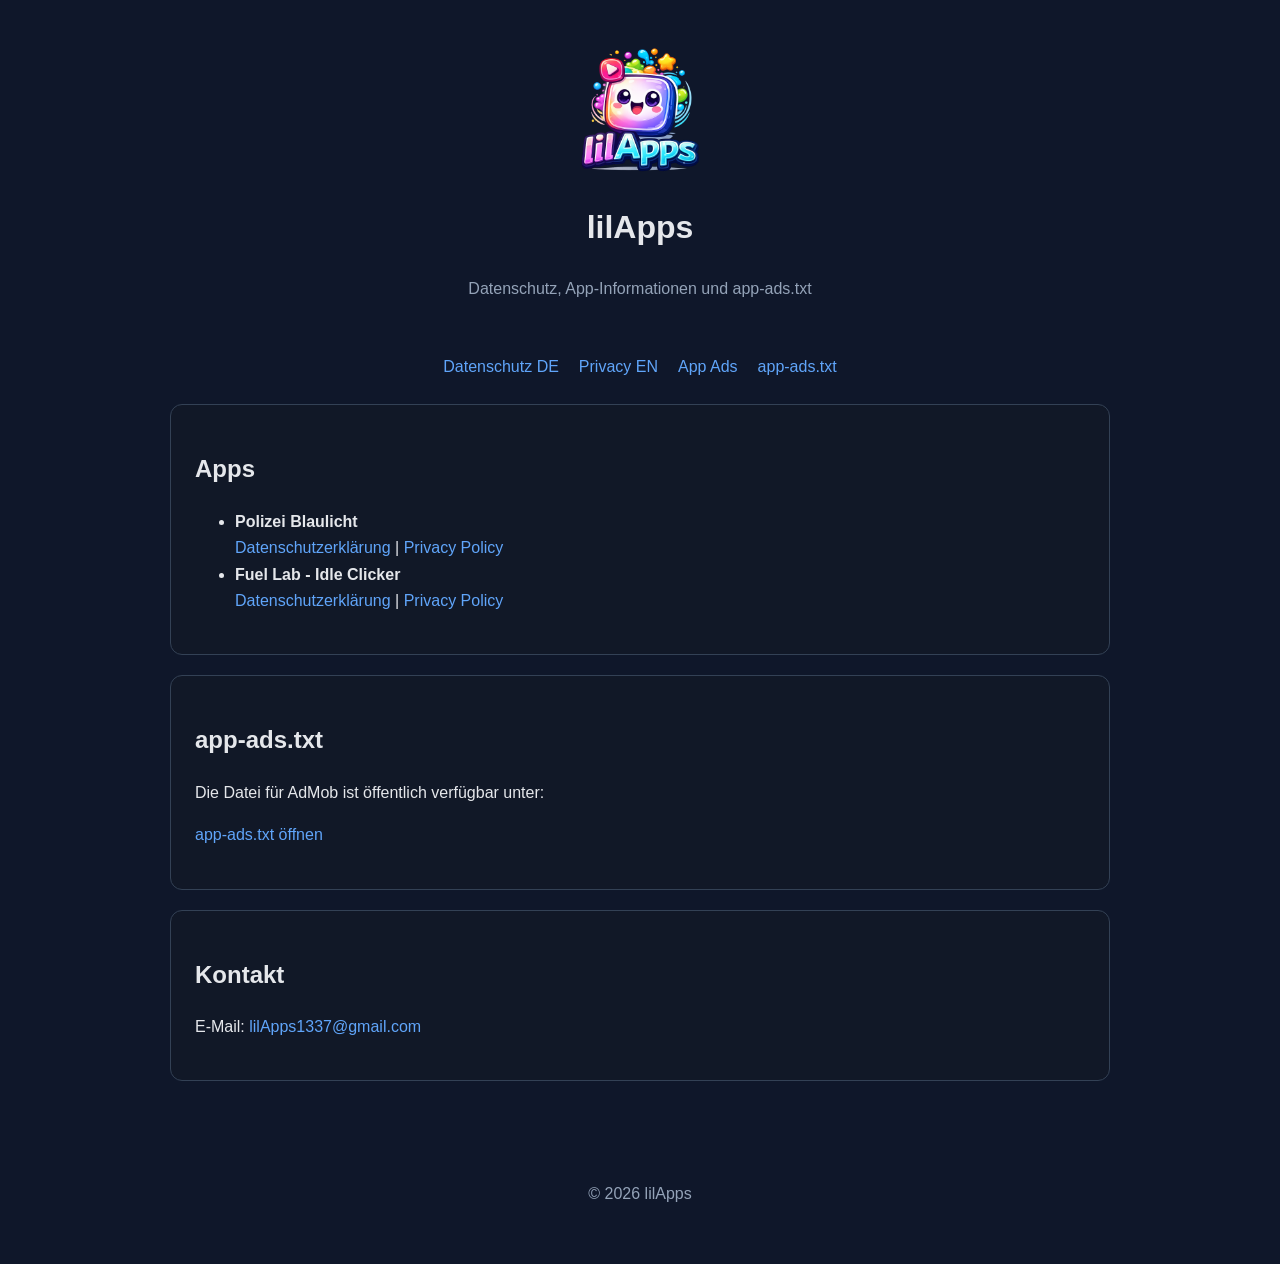
<file: index.html>
<!doctype html>
<html lang="de">
<head>
    <meta charset="utf-8">
    <meta name="viewport" content="width=device-width, initial-scale=1">
    <title>lilApps</title>
    <meta name="description" content="Offizielle lilApps-Seite mit Datenschutzinformationen und app-ads.txt für veröffentlichte Apps.">
    <link rel="stylesheet" href="./styles.css">
</head>
<body>
    <header class="site-header">
        <img src="./assets/logo.png" alt="lilApps Logo" class="logo">
        <h1>lilApps</h1>
        <p class="subtitle">Datenschutz, App-Informationen und app-ads.txt</p>
    </header>

    <nav class="main-nav">
        <a href="./privacy/de.html">Datenschutz DE</a>
        <a href="./privacy/en.html">Privacy EN</a>
        <a href="./app-ads.html">App Ads</a>
        <a href="./app-ads.txt">app-ads.txt</a>
    </nav>

    <main class="container">
        <section class="card">
            <h2>Apps</h2>
            <ul>
                <li>
                    <strong>Polizei Blaulicht</strong><br>
                    <a href="./privacy/de.html#polizei-blaulicht">Datenschutzerklärung</a> |
                    <a href="./privacy/en.html#police-strobelight">Privacy Policy</a>
                </li>
                <li>
                    <strong>Fuel Lab - Idle Clicker</strong><br>
                    <a href="./privacy/de.html#fuel-lab-idle-clicker">Datenschutzerklärung</a> |
                    <a href="./privacy/en.html#fuel-lab-idle-clicker">Privacy Policy</a>
                </li>
            </ul>
        </section>

        <section class="card">
            <h2>app-ads.txt</h2>
            <p>Die Datei für AdMob ist öffentlich verfügbar unter:</p>
            <p><a href="./app-ads.txt">app-ads.txt öffnen</a></p>
        </section>

        <section class="card">
            <h2>Kontakt</h2>
            <p>E-Mail: <a href="mailto:lilApps1337@gmail.com">lilApps1337@gmail.com</a></p>
        </section>
    </main>

    <footer class="site-footer">
        <p>&copy; 2026 lilApps</p>
    </footer>
</body>
</html>
</file>
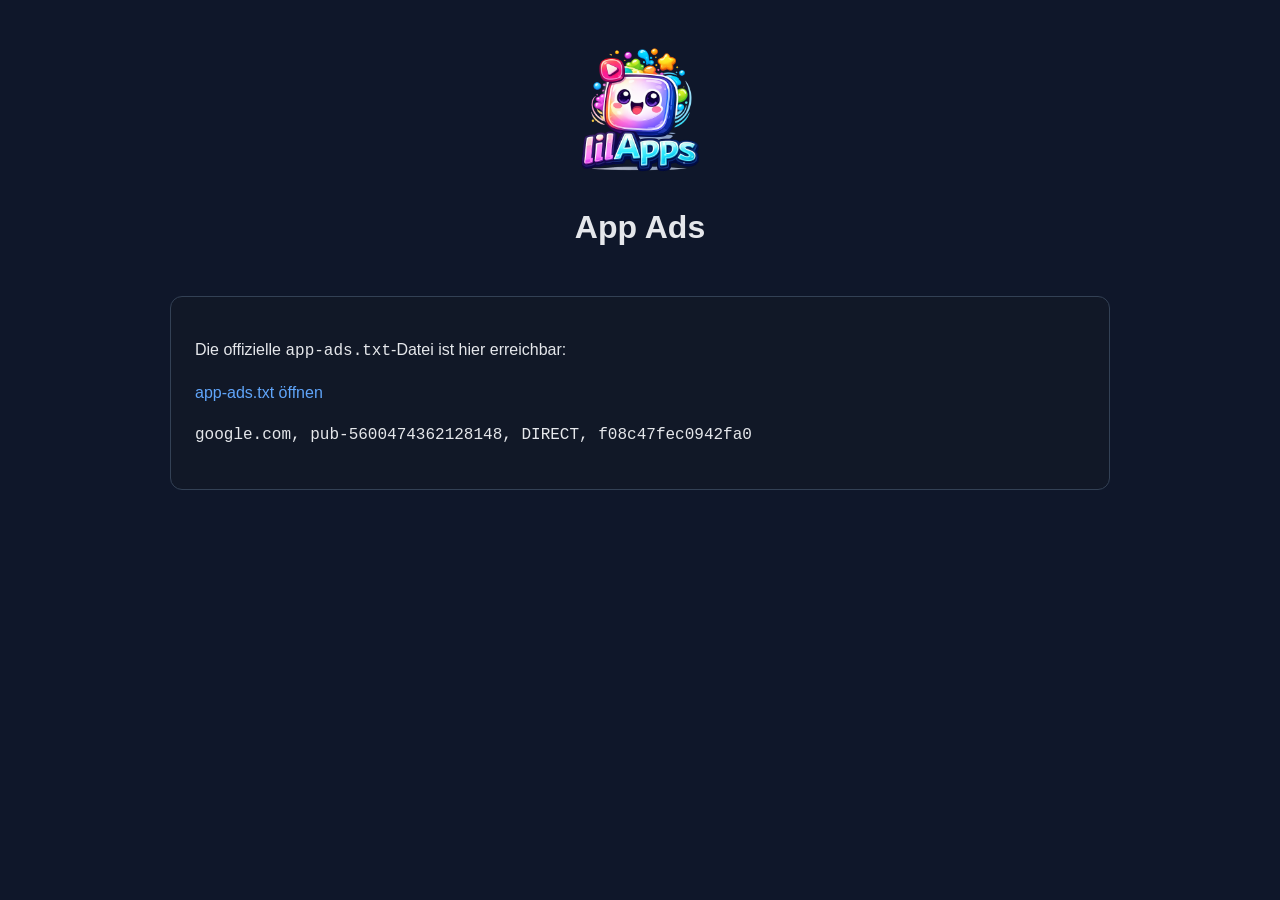
<file: app-ads.html>
<!doctype html>
<html lang="de">
<head>
    <meta charset="utf-8">
    <meta name="viewport" content="width=device-width, initial-scale=1">
    <title>App Ads | lilApps</title>
    <link rel="stylesheet" href="./styles.css">
</head>
<body>
    <header class="site-header">
        <img src="./assets/logo.png" alt="lilApps Logo" class="logo">
        <h1>App Ads</h1>
    </header>

    <main class="container">
        <section class="card">
            <p>Die offizielle <code>app-ads.txt</code>-Datei ist hier erreichbar:</p>
            <p><a href="./app-ads.txt">app-ads.txt öffnen</a></p>
            <pre>google.com, pub-5600474362128148, DIRECT, f08c47fec0942fa0</pre>
        </section>
    </main>
</body>
</html>
</file>
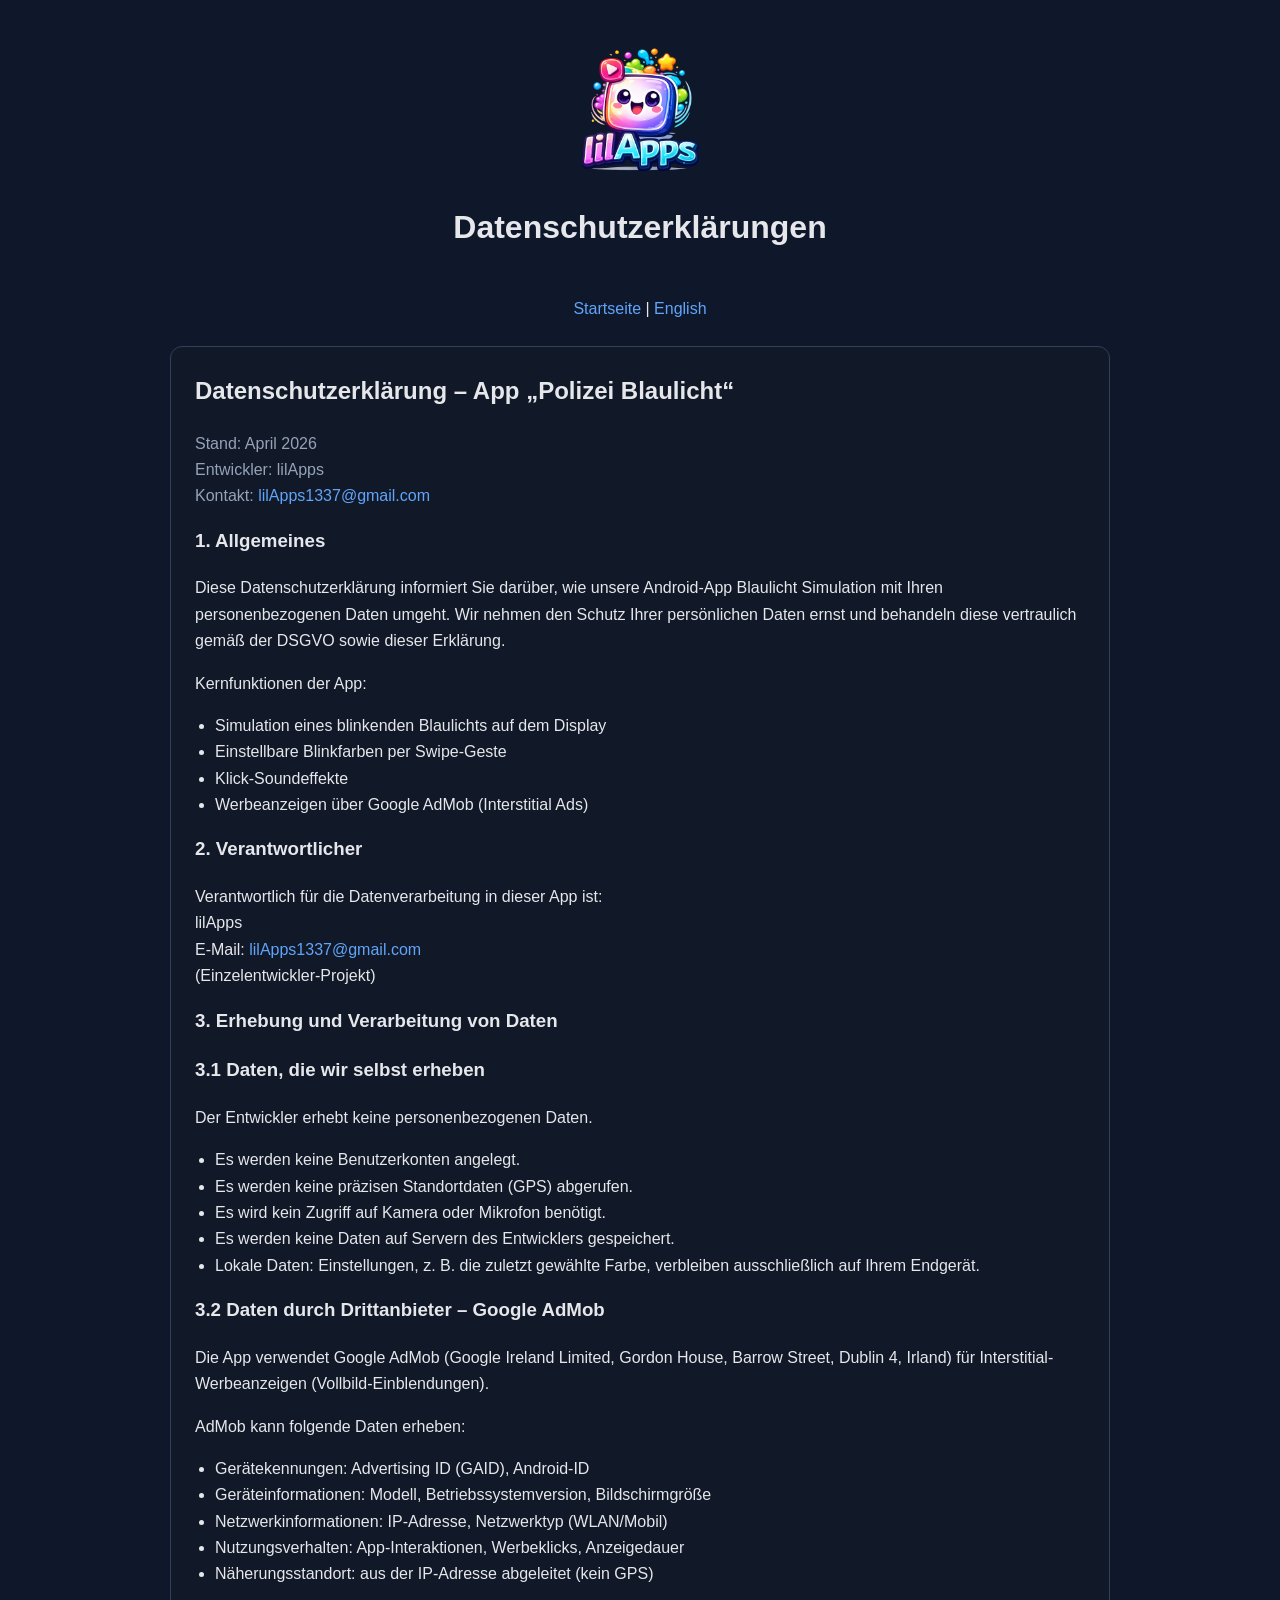
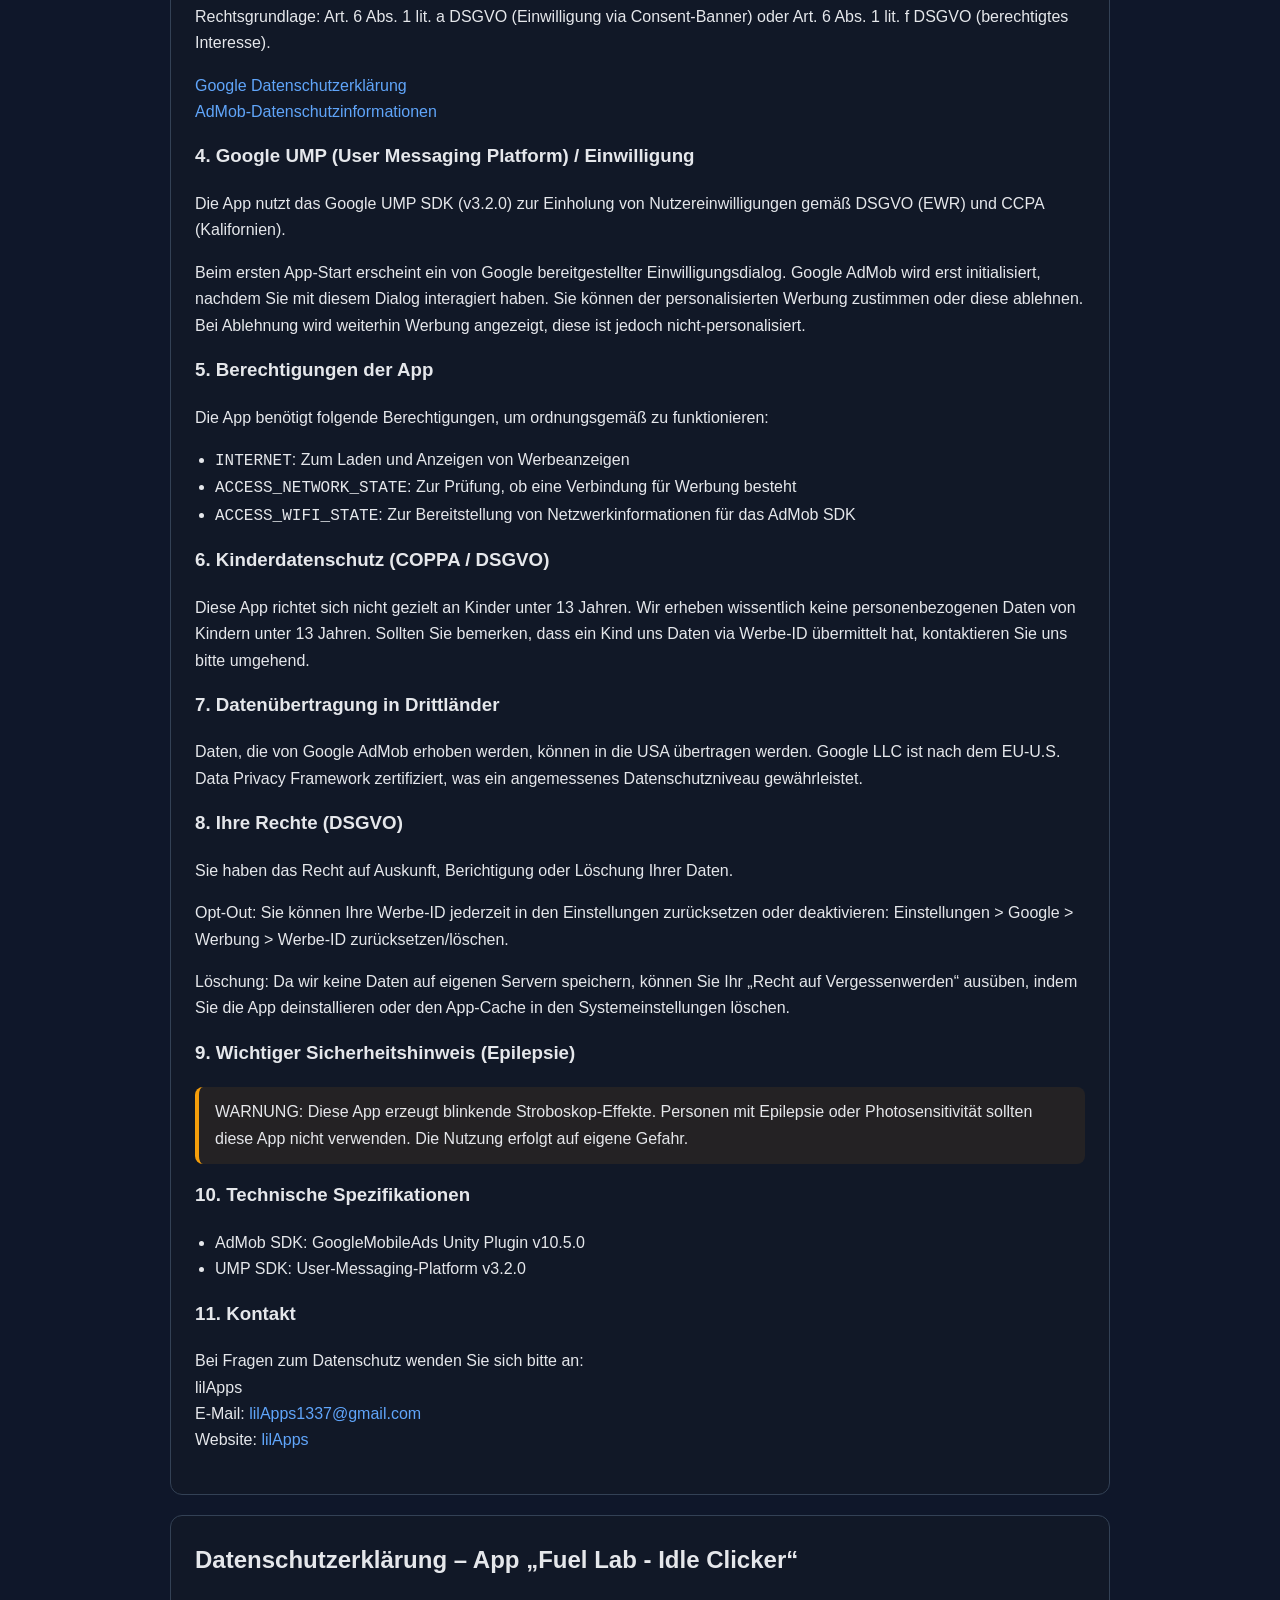
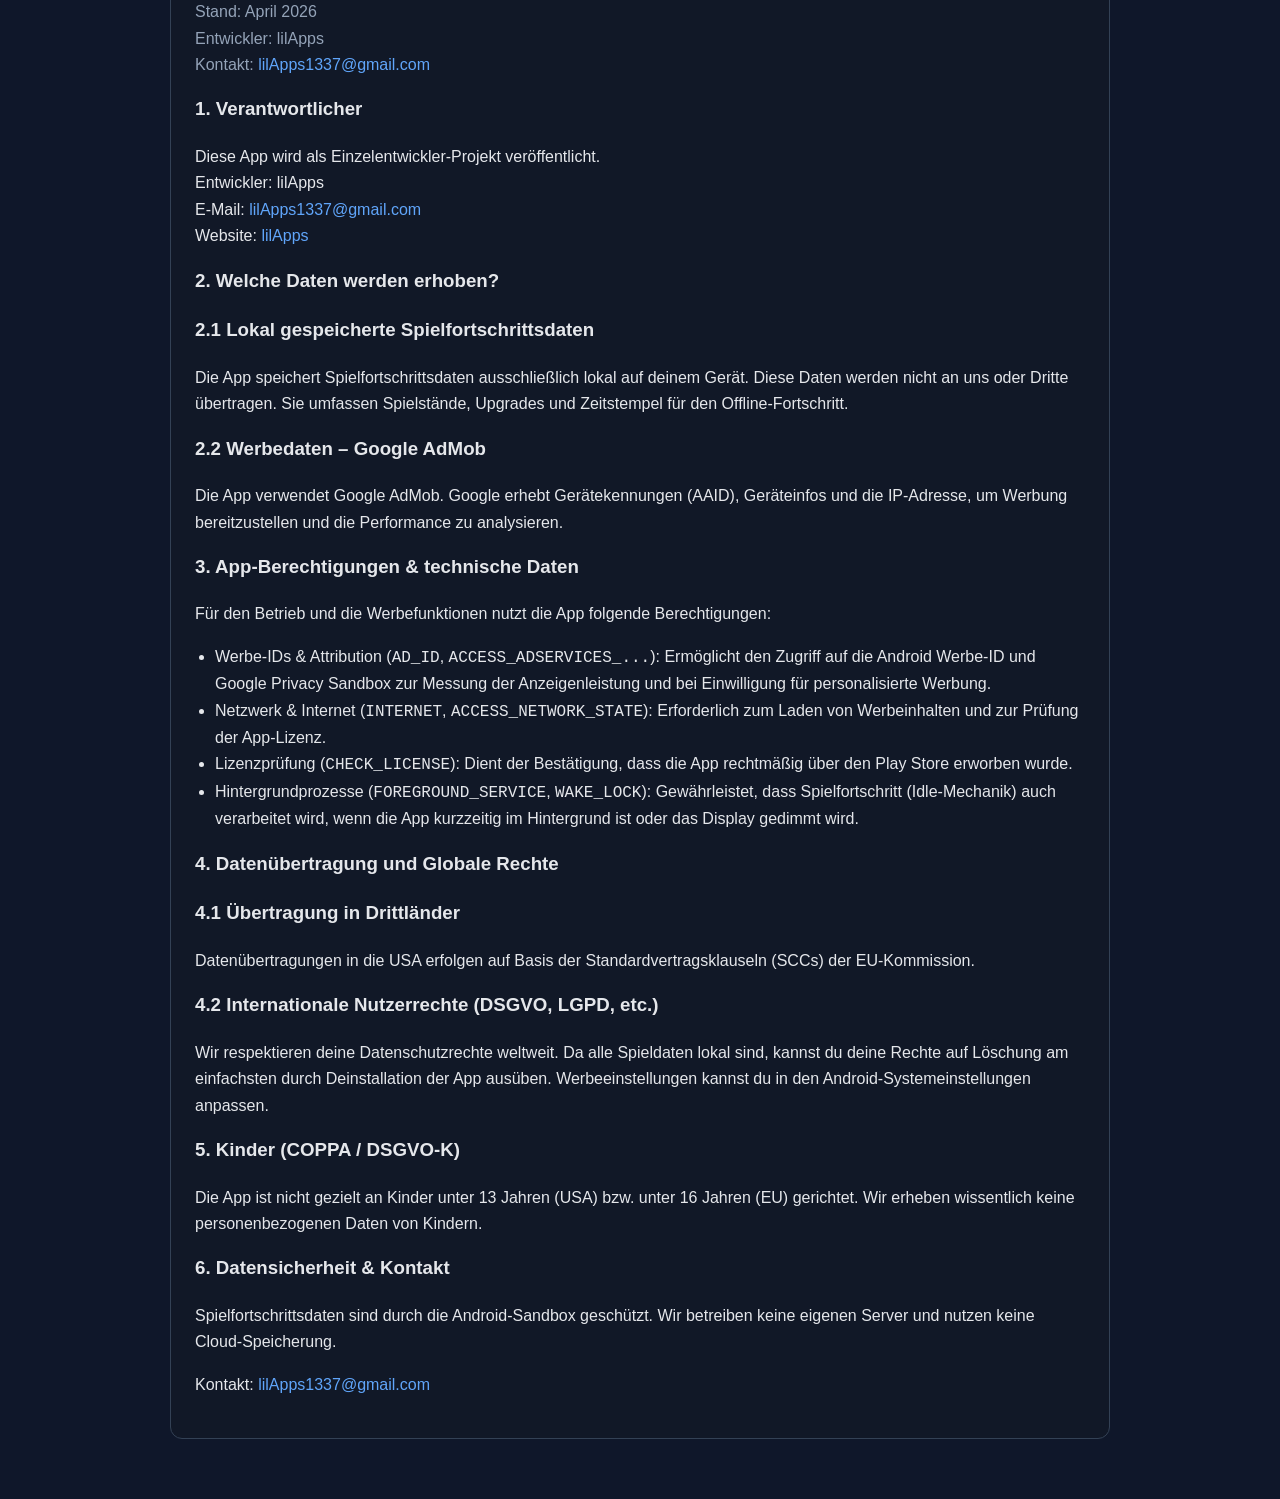
<file: privacy/de.html>
<!doctype html>
<html lang="de">
<head>
    <meta charset="utf-8">
    <meta name="viewport" content="width=device-width, initial-scale=1">
    <title>Datenschutzerklärungen | lilApps</title>
    <link rel="stylesheet" href="../styles.css">
</head>
<body>
    <header class="site-header">
        <img src="../assets/logo.png" alt="lilApps Logo" class="logo">
        <h1>Datenschutzerklärungen</h1>
    </header>

    <div class="lang-switch">
        <a href="../index.html">Startseite</a> |
        <a href="./en.html">English</a>
    </div>

    <main class="container">
        <section class="policy" id="polizei-blaulicht">
            <h2>Datenschutzerklärung – App „Polizei Blaulicht“</h2>
            <p class="meta">Stand: April 2026<br>Entwickler: lilApps<br>Kontakt: <a href="mailto:lilApps1337@gmail.com">lilApps1337@gmail.com</a></p>

            <h3>1. Allgemeines</h3>
            <p>Diese Datenschutzerklärung informiert Sie darüber, wie unsere Android-App Blaulicht Simulation mit Ihren personenbezogenen Daten umgeht. Wir nehmen den Schutz Ihrer persönlichen Daten ernst und behandeln diese vertraulich gemäß der DSGVO sowie dieser Erklärung.</p>
            <p>Kernfunktionen der App:</p>
            <ul>
                <li>Simulation eines blinkenden Blaulichts auf dem Display</li>
                <li>Einstellbare Blinkfarben per Swipe-Geste</li>
                <li>Klick-Soundeffekte</li>
                <li>Werbeanzeigen über Google AdMob (Interstitial Ads)</li>
            </ul>

            <h3>2. Verantwortlicher</h3>
            <p>Verantwortlich für die Datenverarbeitung in dieser App ist:<br>lilApps<br>E-Mail: <a href="mailto:lilApps1337@gmail.com">lilApps1337@gmail.com</a><br>(Einzelentwickler-Projekt)</p>

            <h3>3. Erhebung und Verarbeitung von Daten</h3>
            <h3>3.1 Daten, die wir selbst erheben</h3>
            <p>Der Entwickler erhebt keine personenbezogenen Daten.</p>
            <ul>
                <li>Es werden keine Benutzerkonten angelegt.</li>
                <li>Es werden keine präzisen Standortdaten (GPS) abgerufen.</li>
                <li>Es wird kein Zugriff auf Kamera oder Mikrofon benötigt.</li>
                <li>Es werden keine Daten auf Servern des Entwicklers gespeichert.</li>
                <li>Lokale Daten: Einstellungen, z. B. die zuletzt gewählte Farbe, verbleiben ausschließlich auf Ihrem Endgerät.</li>
            </ul>

            <h3>3.2 Daten durch Drittanbieter – Google AdMob</h3>
            <p>Die App verwendet Google AdMob (Google Ireland Limited, Gordon House, Barrow Street, Dublin 4, Irland) für Interstitial-Werbeanzeigen (Vollbild-Einblendungen).</p>
            <p>AdMob kann folgende Daten erheben:</p>
            <ul>
                <li>Gerätekennungen: Advertising ID (GAID), Android-ID</li>
                <li>Geräteinformationen: Modell, Betriebssystemversion, Bildschirmgröße</li>
                <li>Netzwerkinformationen: IP-Adresse, Netzwerktyp (WLAN/Mobil)</li>
                <li>Nutzungsverhalten: App-Interaktionen, Werbeklicks, Anzeigedauer</li>
                <li>Näherungsstandort: aus der IP-Adresse abgeleitet (kein GPS)</li>
            </ul>
            <p>Rechtsgrundlage: Art. 6 Abs. 1 lit. a DSGVO (Einwilligung via Consent-Banner) oder Art. 6 Abs. 1 lit. f DSGVO (berechtigtes Interesse).</p>
            <p>
                <a href="https://policies.google.com/privacy" target="_blank" rel="noopener noreferrer">Google Datenschutzerklärung</a><br>
                <a href="https://support.google.com/admob/answer/6128543" target="_blank" rel="noopener noreferrer">AdMob-Datenschutzinformationen</a>
            </p>

            <h3>4. Google UMP (User Messaging Platform) / Einwilligung</h3>
            <p>Die App nutzt das Google UMP SDK (v3.2.0) zur Einholung von Nutzereinwilligungen gemäß DSGVO (EWR) und CCPA (Kalifornien).</p>
            <p>Beim ersten App-Start erscheint ein von Google bereitgestellter Einwilligungsdialog. Google AdMob wird erst initialisiert, nachdem Sie mit diesem Dialog interagiert haben. Sie können der personalisierten Werbung zustimmen oder diese ablehnen. Bei Ablehnung wird weiterhin Werbung angezeigt, diese ist jedoch nicht-personalisiert.</p>

            <h3>5. Berechtigungen der App</h3>
            <p>Die App benötigt folgende Berechtigungen, um ordnungsgemäß zu funktionieren:</p>
            <ul>
                <li><code>INTERNET</code>: Zum Laden und Anzeigen von Werbeanzeigen</li>
                <li><code>ACCESS_NETWORK_STATE</code>: Zur Prüfung, ob eine Verbindung für Werbung besteht</li>
                <li><code>ACCESS_WIFI_STATE</code>: Zur Bereitstellung von Netzwerkinformationen für das AdMob SDK</li>
            </ul>

            <h3>6. Kinderdatenschutz (COPPA / DSGVO)</h3>
            <p>Diese App richtet sich nicht gezielt an Kinder unter 13 Jahren. Wir erheben wissentlich keine personenbezogenen Daten von Kindern unter 13 Jahren. Sollten Sie bemerken, dass ein Kind uns Daten via Werbe-ID übermittelt hat, kontaktieren Sie uns bitte umgehend.</p>

            <h3>7. Datenübertragung in Drittländer</h3>
            <p>Daten, die von Google AdMob erhoben werden, können in die USA übertragen werden. Google LLC ist nach dem EU-U.S. Data Privacy Framework zertifiziert, was ein angemessenes Datenschutzniveau gewährleistet.</p>

            <h3>8. Ihre Rechte (DSGVO)</h3>
            <p>Sie haben das Recht auf Auskunft, Berichtigung oder Löschung Ihrer Daten.</p>
            <p>Opt-Out: Sie können Ihre Werbe-ID jederzeit in den Einstellungen zurücksetzen oder deaktivieren: Einstellungen &gt; Google &gt; Werbung &gt; Werbe-ID zurücksetzen/löschen.</p>
            <p>Löschung: Da wir keine Daten auf eigenen Servern speichern, können Sie Ihr „Recht auf Vergessenwerden“ ausüben, indem Sie die App deinstallieren oder den App-Cache in den Systemeinstellungen löschen.</p>

            <h3>9. Wichtiger Sicherheitshinweis (Epilepsie)</h3>
            <p class="notice">WARNUNG: Diese App erzeugt blinkende Stroboskop-Effekte. Personen mit Epilepsie oder Photosensitivität sollten diese App nicht verwenden. Die Nutzung erfolgt auf eigene Gefahr.</p>

            <h3>10. Technische Spezifikationen</h3>
            <ul>
                <li>AdMob SDK: GoogleMobileAds Unity Plugin v10.5.0</li>
                <li>UMP SDK: User-Messaging-Platform v3.2.0</li>
            </ul>

            <h3>11. Kontakt</h3>
            <p>Bei Fragen zum Datenschutz wenden Sie sich bitte an:<br>lilApps<br>E-Mail: <a href="mailto:lilApps1337@gmail.com">lilApps1337@gmail.com</a><br>Website: <a href="../index.html">lilApps</a></p>
        </section>

        <section class="policy" id="fuel-lab-idle-clicker">
            <h2>Datenschutzerklärung – App „Fuel Lab - Idle Clicker“</h2>
            <p class="meta">Stand: April 2026<br>Entwickler: lilApps<br>Kontakt: <a href="mailto:lilApps1337@gmail.com">lilApps1337@gmail.com</a></p>

            <h3>1. Verantwortlicher</h3>
            <p>Diese App wird als Einzelentwickler-Projekt veröffentlicht.<br>Entwickler: lilApps<br>E-Mail: <a href="mailto:lilApps1337@gmail.com">lilApps1337@gmail.com</a><br>Website: <a href="../index.html">lilApps</a></p>

            <h3>2. Welche Daten werden erhoben?</h3>
            <h3>2.1 Lokal gespeicherte Spielfortschrittsdaten</h3>
            <p>Die App speichert Spielfortschrittsdaten ausschließlich lokal auf deinem Gerät. Diese Daten werden nicht an uns oder Dritte übertragen. Sie umfassen Spielstände, Upgrades und Zeitstempel für den Offline-Fortschritt.</p>

            <h3>2.2 Werbedaten – Google AdMob</h3>
            <p>Die App verwendet Google AdMob. Google erhebt Gerätekennungen (AAID), Geräteinfos und die IP-Adresse, um Werbung bereitzustellen und die Performance zu analysieren.</p>

            <h3>3. App-Berechtigungen &amp; technische Daten</h3>
            <p>Für den Betrieb und die Werbefunktionen nutzt die App folgende Berechtigungen:</p>
            <ul>
                <li>Werbe-IDs &amp; Attribution (<code>AD_ID</code>, <code>ACCESS_ADSERVICES_...</code>): Ermöglicht den Zugriff auf die Android Werbe-ID und Google Privacy Sandbox zur Messung der Anzeigenleistung und bei Einwilligung für personalisierte Werbung.</li>
                <li>Netzwerk &amp; Internet (<code>INTERNET</code>, <code>ACCESS_NETWORK_STATE</code>): Erforderlich zum Laden von Werbeinhalten und zur Prüfung der App-Lizenz.</li>
                <li>Lizenzprüfung (<code>CHECK_LICENSE</code>): Dient der Bestätigung, dass die App rechtmäßig über den Play Store erworben wurde.</li>
                <li>Hintergrundprozesse (<code>FOREGROUND_SERVICE</code>, <code>WAKE_LOCK</code>): Gewährleistet, dass Spielfortschritt (Idle-Mechanik) auch verarbeitet wird, wenn die App kurzzeitig im Hintergrund ist oder das Display gedimmt wird.</li>
            </ul>

            <h3>4. Datenübertragung und Globale Rechte</h3>
            <h3>4.1 Übertragung in Drittländer</h3>
            <p>Datenübertragungen in die USA erfolgen auf Basis der Standardvertragsklauseln (SCCs) der EU-Kommission.</p>

            <h3>4.2 Internationale Nutzerrechte (DSGVO, LGPD, etc.)</h3>
            <p>Wir respektieren deine Datenschutzrechte weltweit. Da alle Spieldaten lokal sind, kannst du deine Rechte auf Löschung am einfachsten durch Deinstallation der App ausüben. Werbeeinstellungen kannst du in den Android-Systemeinstellungen anpassen.</p>

            <h3>5. Kinder (COPPA / DSGVO-K)</h3>
            <p>Die App ist nicht gezielt an Kinder unter 13 Jahren (USA) bzw. unter 16 Jahren (EU) gerichtet. Wir erheben wissentlich keine personenbezogenen Daten von Kindern.</p>

            <h3>6. Datensicherheit &amp; Kontakt</h3>
            <p>Spielfortschrittsdaten sind durch die Android-Sandbox geschützt. Wir betreiben keine eigenen Server und nutzen keine Cloud-Speicherung.</p>
            <p>Kontakt: <a href="mailto:lilApps1337@gmail.com">lilApps1337@gmail.com</a></p>
        </section>
    </main>
</body>
</html>
</file>
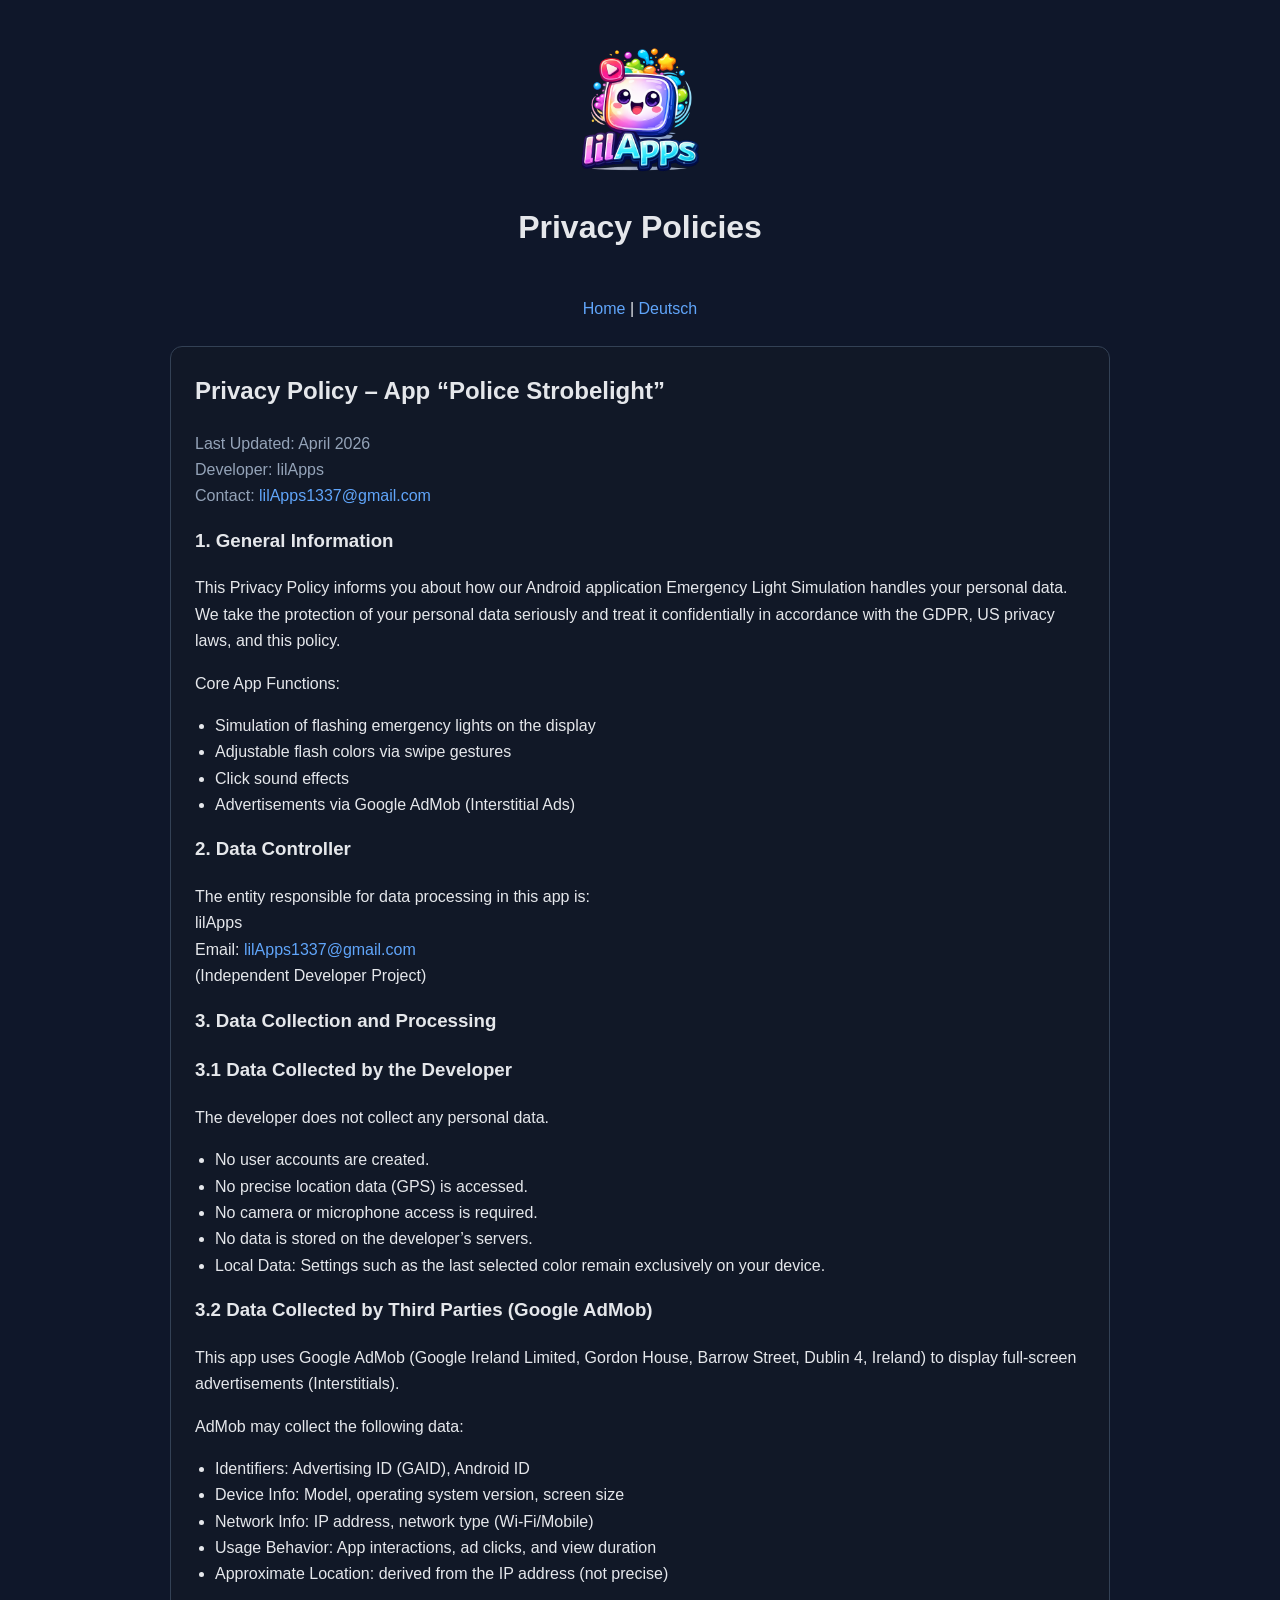
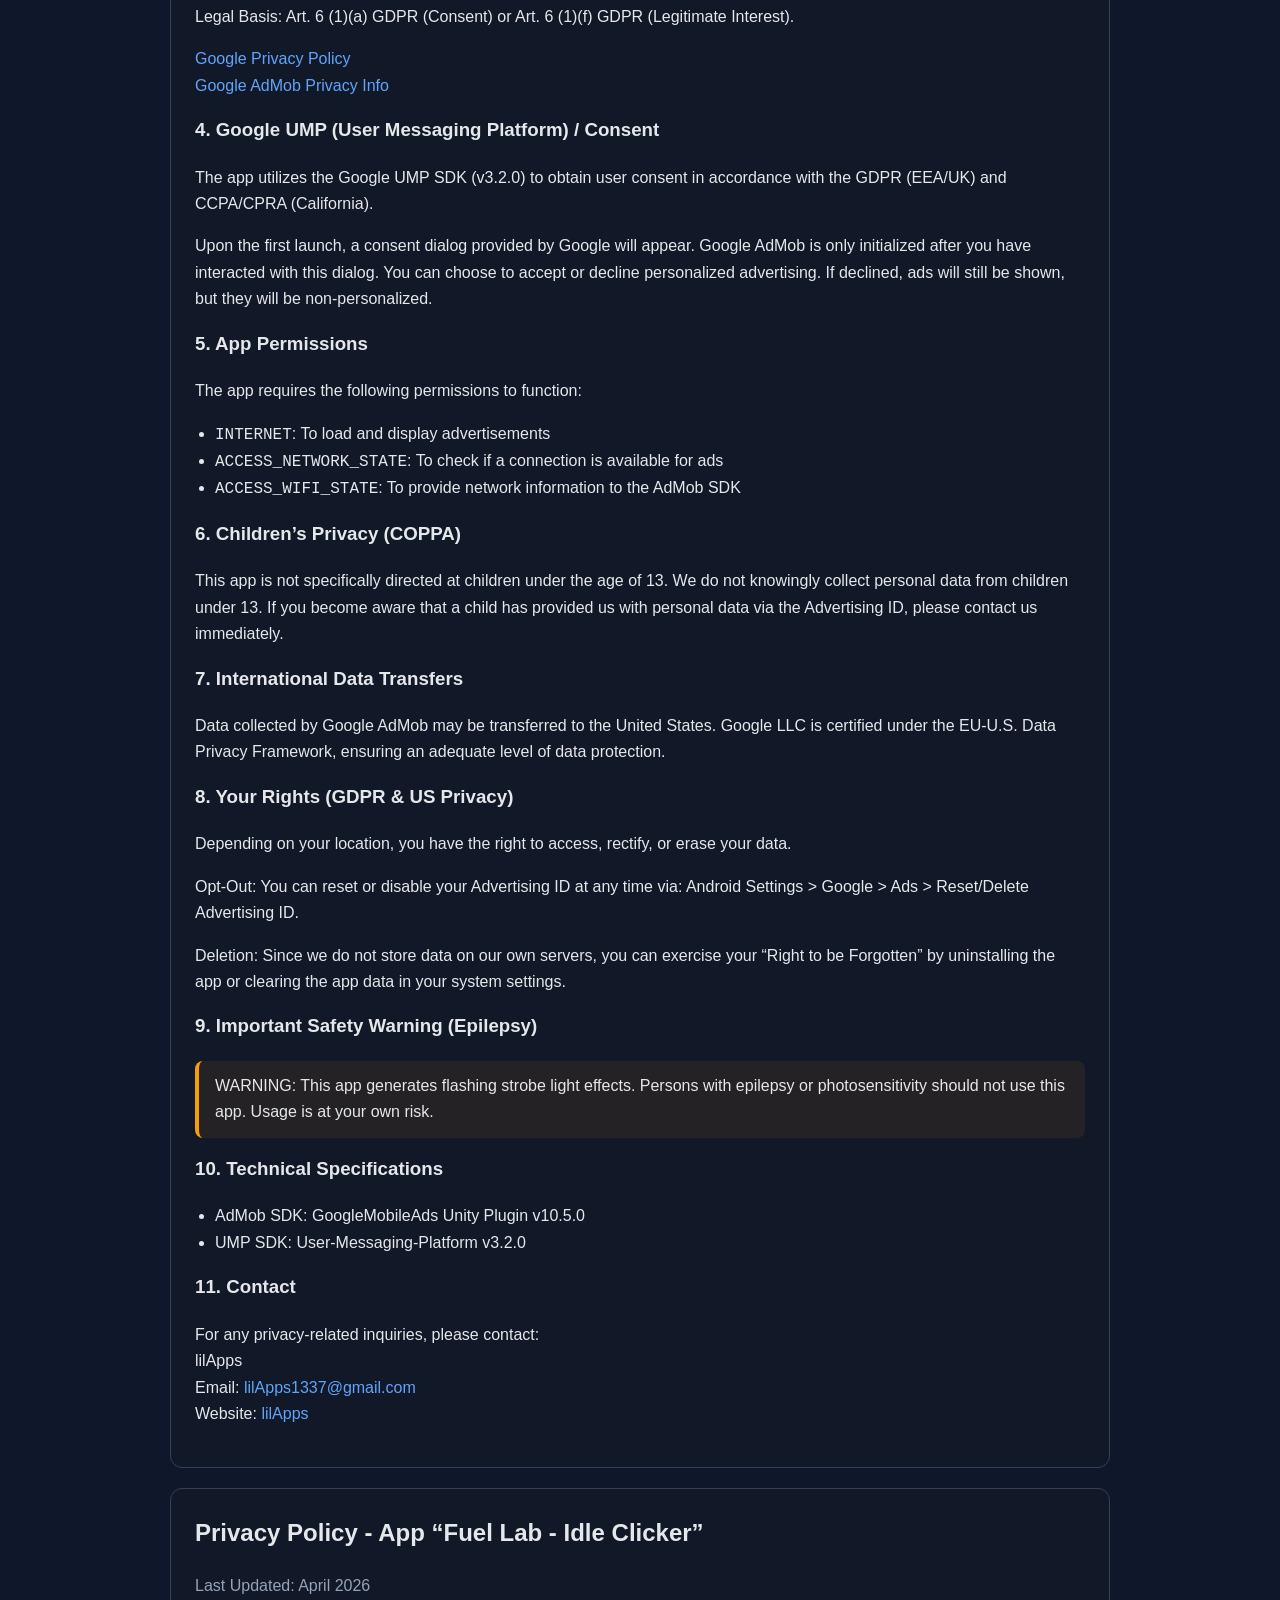
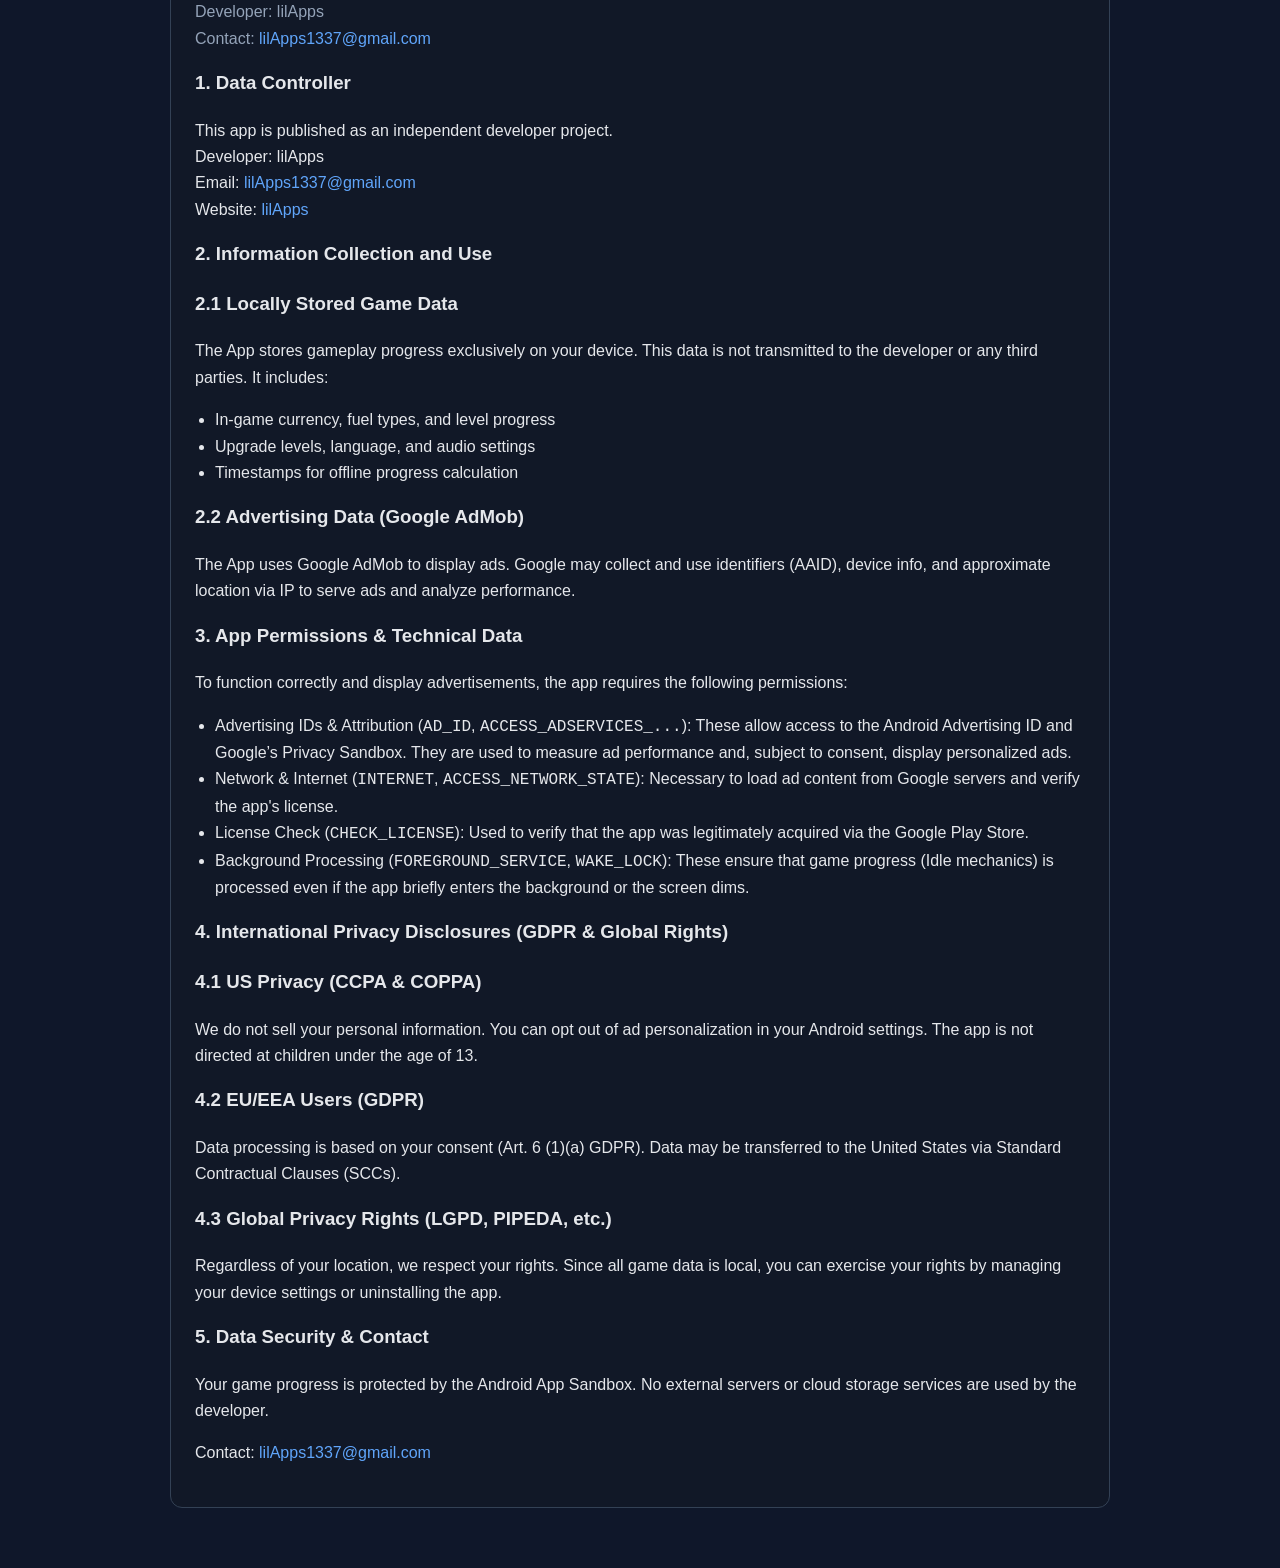
<file: privacy/en.html>
<!doctype html>
<html lang="en">
<head>
    <meta charset="utf-8">
    <meta name="viewport" content="width=device-width, initial-scale=1">
    <title>Privacy Policies | lilApps</title>
    <link rel="stylesheet" href="../styles.css">
</head>
<body>
    <header class="site-header">
        <img src="../assets/logo.png" alt="lilApps Logo" class="logo">
        <h1>Privacy Policies</h1>
    </header>

    <div class="lang-switch">
        <a href="../index.html">Home</a> |
        <a href="./de.html">Deutsch</a>
    </div>

    <main class="container">
        <section class="policy" id="police-strobelight">
            <h2>Privacy Policy – App “Police Strobelight”</h2>
            <p class="meta">Last Updated: April 2026<br>Developer: lilApps<br>Contact: <a href="mailto:lilApps1337@gmail.com">lilApps1337@gmail.com</a></p>

            <h3>1. General Information</h3>
            <p>This Privacy Policy informs you about how our Android application Emergency Light Simulation handles your personal data. We take the protection of your personal data seriously and treat it confidentially in accordance with the GDPR, US privacy laws, and this policy.</p>
            <p>Core App Functions:</p>
            <ul>
                <li>Simulation of flashing emergency lights on the display</li>
                <li>Adjustable flash colors via swipe gestures</li>
                <li>Click sound effects</li>
                <li>Advertisements via Google AdMob (Interstitial Ads)</li>
            </ul>

            <h3>2. Data Controller</h3>
            <p>The entity responsible for data processing in this app is:<br>lilApps<br>Email: <a href="mailto:lilApps1337@gmail.com">lilApps1337@gmail.com</a><br>(Independent Developer Project)</p>

            <h3>3. Data Collection and Processing</h3>
            <h3>3.1 Data Collected by the Developer</h3>
            <p>The developer does not collect any personal data.</p>
            <ul>
                <li>No user accounts are created.</li>
                <li>No precise location data (GPS) is accessed.</li>
                <li>No camera or microphone access is required.</li>
                <li>No data is stored on the developer’s servers.</li>
                <li>Local Data: Settings such as the last selected color remain exclusively on your device.</li>
            </ul>

            <h3>3.2 Data Collected by Third Parties (Google AdMob)</h3>
            <p>This app uses Google AdMob (Google Ireland Limited, Gordon House, Barrow Street, Dublin 4, Ireland) to display full-screen advertisements (Interstitials).</p>
            <p>AdMob may collect the following data:</p>
            <ul>
                <li>Identifiers: Advertising ID (GAID), Android ID</li>
                <li>Device Info: Model, operating system version, screen size</li>
                <li>Network Info: IP address, network type (Wi-Fi/Mobile)</li>
                <li>Usage Behavior: App interactions, ad clicks, and view duration</li>
                <li>Approximate Location: derived from the IP address (not precise)</li>
            </ul>
            <p>Legal Basis: Art. 6 (1)(a) GDPR (Consent) or Art. 6 (1)(f) GDPR (Legitimate Interest).</p>
            <p>
                <a href="https://policies.google.com/privacy" target="_blank" rel="noopener noreferrer">Google Privacy Policy</a><br>
                <a href="https://support.google.com/admob/answer/6128543" target="_blank" rel="noopener noreferrer">Google AdMob Privacy Info</a>
            </p>

            <h3>4. Google UMP (User Messaging Platform) / Consent</h3>
            <p>The app utilizes the Google UMP SDK (v3.2.0) to obtain user consent in accordance with the GDPR (EEA/UK) and CCPA/CPRA (California).</p>
            <p>Upon the first launch, a consent dialog provided by Google will appear. Google AdMob is only initialized after you have interacted with this dialog. You can choose to accept or decline personalized advertising. If declined, ads will still be shown, but they will be non-personalized.</p>

            <h3>5. App Permissions</h3>
            <p>The app requires the following permissions to function:</p>
            <ul>
                <li><code>INTERNET</code>: To load and display advertisements</li>
                <li><code>ACCESS_NETWORK_STATE</code>: To check if a connection is available for ads</li>
                <li><code>ACCESS_WIFI_STATE</code>: To provide network information to the AdMob SDK</li>
            </ul>

            <h3>6. Children’s Privacy (COPPA)</h3>
            <p>This app is not specifically directed at children under the age of 13. We do not knowingly collect personal data from children under 13. If you become aware that a child has provided us with personal data via the Advertising ID, please contact us immediately.</p>

            <h3>7. International Data Transfers</h3>
            <p>Data collected by Google AdMob may be transferred to the United States. Google LLC is certified under the EU-U.S. Data Privacy Framework, ensuring an adequate level of data protection.</p>

            <h3>8. Your Rights (GDPR &amp; US Privacy)</h3>
            <p>Depending on your location, you have the right to access, rectify, or erase your data.</p>
            <p>Opt-Out: You can reset or disable your Advertising ID at any time via: Android Settings &gt; Google &gt; Ads &gt; Reset/Delete Advertising ID.</p>
            <p>Deletion: Since we do not store data on our own servers, you can exercise your “Right to be Forgotten” by uninstalling the app or clearing the app data in your system settings.</p>

            <h3>9. Important Safety Warning (Epilepsy)</h3>
            <p class="notice">WARNING: This app generates flashing strobe light effects. Persons with epilepsy or photosensitivity should not use this app. Usage is at your own risk.</p>

            <h3>10. Technical Specifications</h3>
            <ul>
                <li>AdMob SDK: GoogleMobileAds Unity Plugin v10.5.0</li>
                <li>UMP SDK: User-Messaging-Platform v3.2.0</li>
            </ul>

            <h3>11. Contact</h3>
            <p>For any privacy-related inquiries, please contact:<br>lilApps<br>Email: <a href="mailto:lilApps1337@gmail.com">lilApps1337@gmail.com</a><br>Website: <a href="../index.html">lilApps</a></p>
        </section>

        <section class="policy" id="fuel-lab-idle-clicker">
            <h2>Privacy Policy - App “Fuel Lab - Idle Clicker”</h2>
            <p class="meta">Last Updated: April 2026<br>Developer: lilApps<br>Contact: <a href="mailto:lilApps1337@gmail.com">lilApps1337@gmail.com</a></p>

            <h3>1. Data Controller</h3>
            <p>This app is published as an independent developer project.<br>Developer: lilApps<br>Email: <a href="mailto:lilApps1337@gmail.com">lilApps1337@gmail.com</a><br>Website: <a href="../index.html">lilApps</a></p>

            <h3>2. Information Collection and Use</h3>
            <h3>2.1 Locally Stored Game Data</h3>
            <p>The App stores gameplay progress exclusively on your device. This data is not transmitted to the developer or any third parties. It includes:</p>
            <ul>
                <li>In-game currency, fuel types, and level progress</li>
                <li>Upgrade levels, language, and audio settings</li>
                <li>Timestamps for offline progress calculation</li>
            </ul>

            <h3>2.2 Advertising Data (Google AdMob)</h3>
            <p>The App uses Google AdMob to display ads. Google may collect and use identifiers (AAID), device info, and approximate location via IP to serve ads and analyze performance.</p>

            <h3>3. App Permissions &amp; Technical Data</h3>
            <p>To function correctly and display advertisements, the app requires the following permissions:</p>
            <ul>
                <li>Advertising IDs &amp; Attribution (<code>AD_ID</code>, <code>ACCESS_ADSERVICES_...</code>): These allow access to the Android Advertising ID and Google’s Privacy Sandbox. They are used to measure ad performance and, subject to consent, display personalized ads.</li>
                <li>Network &amp; Internet (<code>INTERNET</code>, <code>ACCESS_NETWORK_STATE</code>): Necessary to load ad content from Google servers and verify the app's license.</li>
                <li>License Check (<code>CHECK_LICENSE</code>): Used to verify that the app was legitimately acquired via the Google Play Store.</li>
                <li>Background Processing (<code>FOREGROUND_SERVICE</code>, <code>WAKE_LOCK</code>): These ensure that game progress (Idle mechanics) is processed even if the app briefly enters the background or the screen dims.</li>
            </ul>

            <h3>4. International Privacy Disclosures (GDPR &amp; Global Rights)</h3>
            <h3>4.1 US Privacy (CCPA &amp; COPPA)</h3>
            <p>We do not sell your personal information. You can opt out of ad personalization in your Android settings. The app is not directed at children under the age of 13.</p>

            <h3>4.2 EU/EEA Users (GDPR)</h3>
            <p>Data processing is based on your consent (Art. 6 (1)(a) GDPR). Data may be transferred to the United States via Standard Contractual Clauses (SCCs).</p>

            <h3>4.3 Global Privacy Rights (LGPD, PIPEDA, etc.)</h3>
            <p>Regardless of your location, we respect your rights. Since all game data is local, you can exercise your rights by managing your device settings or uninstalling the app.</p>

            <h3>5. Data Security &amp; Contact</h3>
            <p>Your game progress is protected by the Android App Sandbox. No external servers or cloud storage services are used by the developer.</p>
            <p>Contact: <a href="mailto:lilApps1337@gmail.com">lilApps1337@gmail.com</a></p>
        </section>
    </main>
</body>
</html>
</file>
<file: styles.css>
:root {
    --bg: #0f172a;
    --panel: #111827;
    --panel-soft: #1f2937;
    --text: #e5e7eb;
    --muted: #94a3b8;
    --accent: #60a5fa;
    --border: #334155;
}

* {
    box-sizing: border-box;
}

html {
    scroll-behavior: smooth;
}

body {
    margin: 0;
    font-family: Arial, Helvetica, sans-serif;
    background: var(--bg);
    color: var(--text);
    line-height: 1.65;
}

a {
    color: var(--accent);
    text-decoration: none;
}

a:hover {
    text-decoration: underline;
}

code,
pre {
    font-family: Consolas, "Courier New", monospace;
}

.site-header {
    text-align: center;
    padding: 40px 20px 20px;
}

.logo {
    max-width: 140px;
    height: auto;
    display: block;
    margin: 0 auto 16px;
}

.subtitle {
    color: var(--muted);
    margin-top: 8px;
}

.main-nav {
    display: flex;
    justify-content: center;
    gap: 20px;
    flex-wrap: wrap;
    padding: 16px 20px 24px;
}

.container {
    max-width: 980px;
    margin: 0 auto;
    padding: 0 20px 40px;
}

.card,
.policy {
    background: var(--panel);
    border: 1px solid var(--border);
    border-radius: 12px;
    padding: 24px;
    margin-bottom: 20px;
}

.site-footer {
    text-align: center;
    color: var(--muted);
    padding: 24px 20px 40px;
}

.lang-switch {
    margin-bottom: 24px;
    text-align: center;
}

.policy h2,
.policy h3 {
    margin-top: 0;
}

.policy ul {
    padding-left: 20px;
}

.meta {
    color: var(--muted);
    margin-bottom: 16px;
}

.notice {
    border-left: 4px solid #f59e0b;
    background: rgba(245, 158, 11, 0.08);
    padding: 12px 16px;
    border-radius: 8px;
}
</file>
